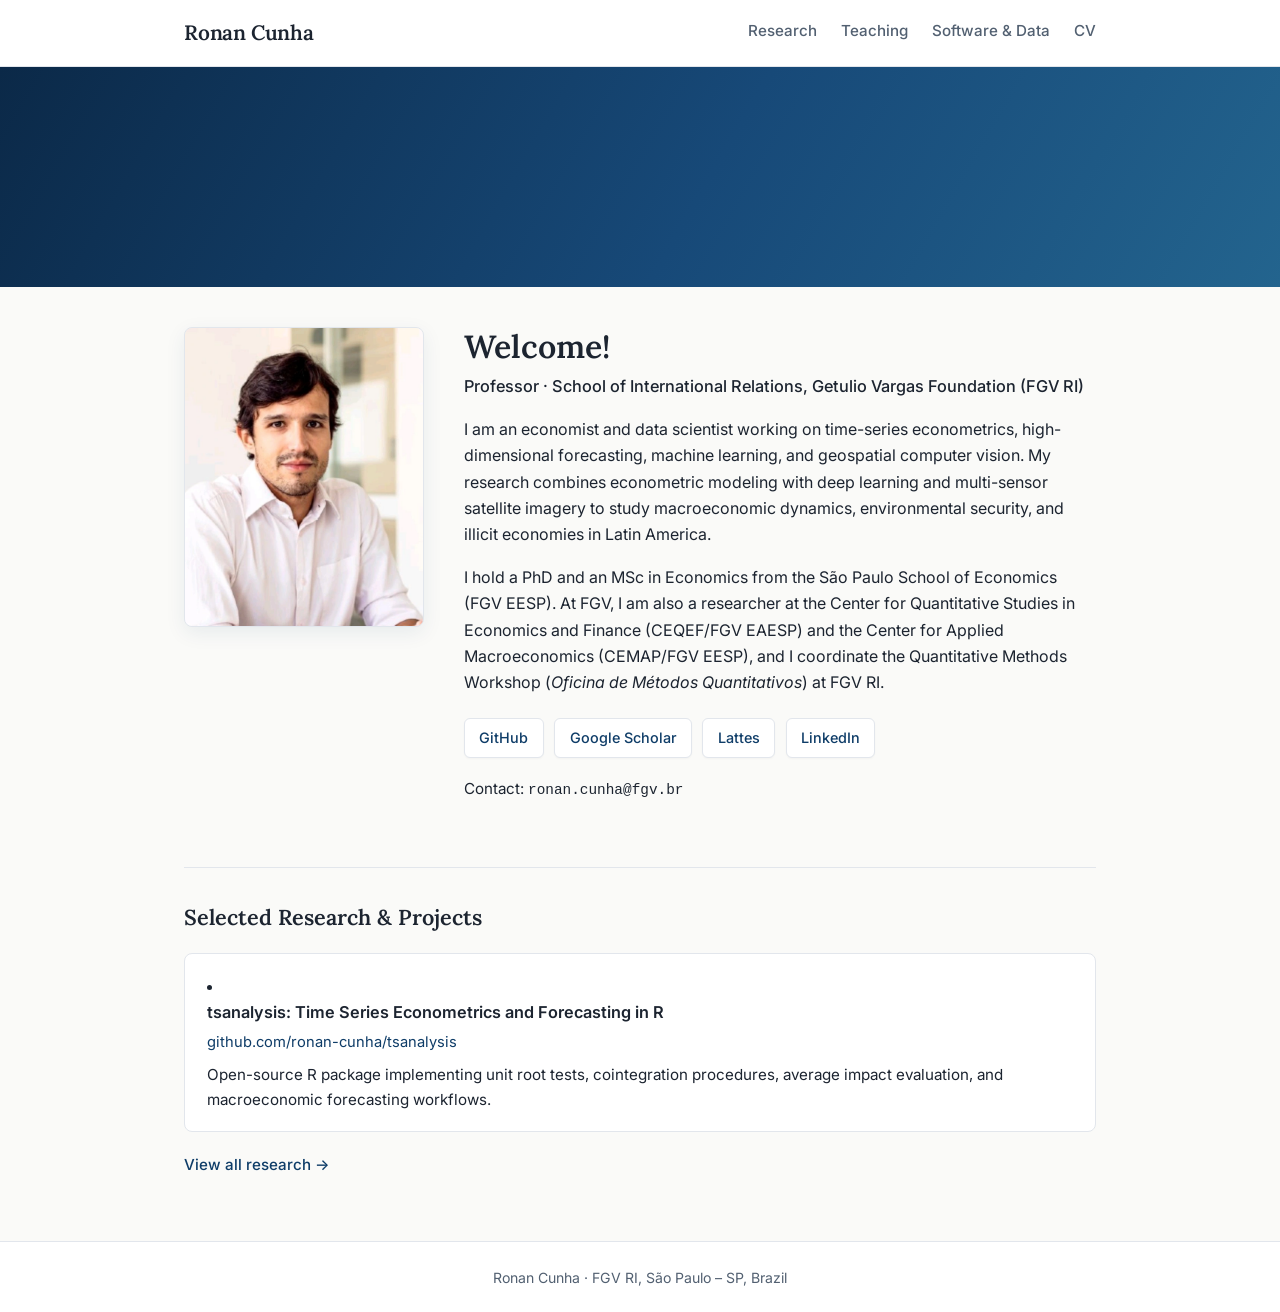
<file: index.html>
<!DOCTYPE html>
<html lang="en">
<head>
  <meta charset="UTF-8">
  <meta name="viewport" content="width=device-width, initial-scale=1.0">
  <title>Ronan Cunha &middot; FGV RI</title>
  <meta name="description" content="Ronan Cunha — Professor at the School of International Relations, Getulio Vargas Foundation (FGV RI). Research in econometrics, machine learning, remote sensing, and macroeconomic forecasting.">
  <link rel="preconnect" href="https://fonts.googleapis.com">
  <link rel="preconnect" href="https://fonts.gstatic.com" crossorigin>
  <link href="https://fonts.googleapis.com/css2?family=Inter:wght@400;500;600&family=Lora:ital,wght@0,500;0,600;1,400&display=swap" rel="stylesheet">
  <link rel="stylesheet" href="styles.css">
</head>
<body>
  <header class="site-header">
    <div class="header-inner">
      <a class="site-title" href="index.html">Ronan Cunha</a>
      <nav class="site-nav" aria-label="Main">
      <a href="research.html">Research</a>
      <a href="teaching.html">Teaching</a>
      <a href="software.html">Software &amp; Data</a>
      <a href="cv.html">CV</a>
      </nav>
    </div>
  </header>

  <div class="hero-banner" role="img" aria-label="Satellite imagery and quantitative modeling banner">
    <!-- Optional: add images/banner.jpg and uncomment the line below -->
    <!-- <img src="images/banner.jpg" alt="Remote sensing and quantitative research banner"> -->
  </div>

  <main class="container">
    <div class="profile-grid">
      <figure class="portrait-card">
        <div class="portrait-frame">
          <img src="images/foto_teste.png" alt="Ronan Cunha" onerror="this.style.display='none'; this.nextElementSibling.style.display='block';">
        </div>
      </figure>

      <div class="bio-content">
        <h1>Welcome!</h1>
        <p class="subtitle">Professor &middot; School of International Relations, Getulio Vargas Foundation (FGV RI)</p>
        <p>I am an economist and data scientist working on time-series econometrics, high-dimensional forecasting, machine learning, and geospatial computer vision. My research combines econometric modeling with deep learning and multi-sensor satellite imagery to study macroeconomic dynamics, environmental security, and illicit economies in Latin America.</p>
        <p>I hold a PhD and an MSc in Economics from the S&atilde;o Paulo School of Economics (FGV EESP). At FGV, I am also a researcher at the Center for Quantitative Studies in Economics and Finance (CEQEF/FGV EAESP) and the Center for Applied Macroeconomics (CEMAP/FGV EESP), and I coordinate the Quantitative Methods Workshop (<em>Oficina de M&eacute;todos Quantitativos</em>) at FGV RI.</p>

        <div class="link-pills">
          <a class="pill-link" href="https://github.com/ronan-cunha" target="_blank" rel="noopener">GitHub</a>
          <a class="pill-link" href="https://scholar.google.com.br/citations?user=1JeIKsgAAAAJ&hl=pt-BR&oi=ao" target="_blank" rel="noopener">Google Scholar</a>
          <a class="pill-link" href="http://lattes.cnpq.br/5840714135131571" target="_blank" rel="noopener">Lattes</a>
          <a class="pill-link" href="https://www.linkedin.com/in/ronancunha/" target="_blank" rel="noopener">LinkedIn</a>
          <!-- a class="pill-link" href="cv.pdf" target="_blank" rel="noopener">CV (PDF)</a-->
        </div>

        <p class="contact-line">Contact: <span>ronan.cunha@fgv.br</span></p>
      </div>
    </div>

    <section class="section-block">
      <h2>Selected Research &amp; Projects</h2>
      <!--
      <ul class="item-list">
        <li class="item-card">
          <span class="item-title">Detecting and Forecasting Clandestine Airstrips in the Amazon Rainforest</span>
          <span class="item-meta">with Eduardo Mello and Juliana Camargo &middot; Work in Progress</span>
          <p class="item-desc">Integrates multi-sensor satellite imagery (Sentinel-1, Sentinel-2, Landsat, PlanetScope), deep learning vision architectures, and municipal socioeconomic indicators to map and forecast illegal aviation infrastructure across the Brazilian Amazon.</p>
        </li>
        <li class="item-card">
          <span class="item-title">Inflation Inertia, Impulse Indicator Saturation, and Price Discovery in Brazilian Consumer Prices</span>
          <span class="item-meta">Work in Progress</span>
          <p class="item-desc">Evaluates structural breaks, outlier-robust half-life estimates, and cointegrated VECM price discovery dynamics between IPCA and IPCA-15 disaggregated subitems.</p>
        </li>
      -->
        <li class="item-card">
          <span class="item-title">tsanalysis: Time Series Econometrics and Forecasting in R</span>
          <span class="item-meta"><a href="https://github.com/ronan-cunha/tsanalysis" target="_blank" rel="noopener">github.com/ronan-cunha/tsanalysis</a></span>
          <p class="item-desc">Open-source R package implementing unit root tests, cointegration procedures, average impact evaluation, and macroeconomic forecasting workflows.</p>
        </li>
      </ul>
      <p class="view-all"><a href="research.html">View all research &rarr;</a></p>
    </section>
  </main>

  <footer class="site-footer">
    Ronan Cunha &middot; FGV RI, S&atilde;o Paulo &ndash; SP, Brazil
  </footer>
</body>
</html>
</file>
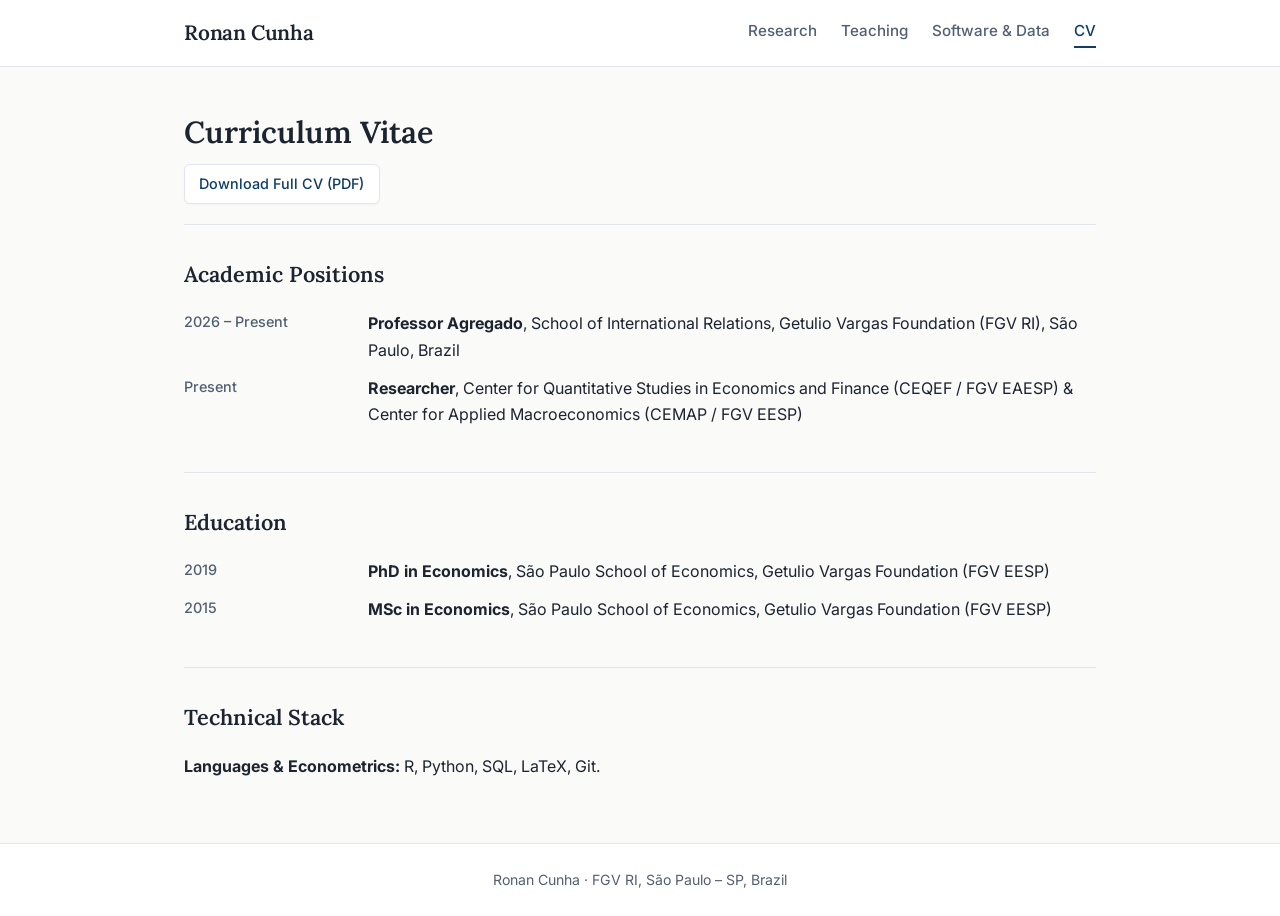
<file: cv.html>
<!DOCTYPE html>
<html lang="en">
<head>
  <meta charset="UTF-8">
  <meta name="viewport" content="width=device-width, initial-scale=1.0">
  <title>CV &middot; Ronan Cunha</title>
  <link rel="preconnect" href="https://fonts.googleapis.com">
  <link rel="preconnect" href="https://fonts.gstatic.com" crossorigin>
  <link href="https://fonts.googleapis.com/css2?family=Inter:wght@400;500;600&family=Lora:ital,wght@0,500;0,600;1,400&display=swap" rel="stylesheet">
  <link rel="stylesheet" href="styles.css">
</head>
<body>
  <header class="site-header">
    <div class="header-inner">
      <a class="site-title" href="index.html">Ronan Cunha</a>
      <nav class="site-nav" aria-label="Main">
      <a href="research.html">Research</a>
      <a href="teaching.html">Teaching</a>
      <a href="software.html">Software &amp; Data</a>
      <a href="cv.html" class="active">CV</a>
      </nav>
    </div>
  </header>

  <main class="container">
    <div class="page-header">
      <h1>Curriculum Vitae</h1>
      <p><a class="pill-link" href="cv.pdf" target="_blank" rel="noopener">Download Full CV (PDF)</a></p>
    </div>

    <section>
      <h2>Academic Positions</h2>
      <div class="cv-grid">
        <div class="cv-year">2026 &ndash; Present</div>
        <div class="cv-detail"><strong>Professor Agregado</strong>, School of International Relations, Getulio Vargas Foundation (FGV RI), S&atilde;o Paulo, Brazil</div>

        <div class="cv-year">Present</div>
        <div class="cv-detail"><strong>Researcher</strong>, Center for Quantitative Studies in Economics and Finance (CEQEF / FGV EAESP) &amp; Center for Applied Macroeconomics (CEMAP / FGV EESP)</div>
      </div>
    </section>

    <section class="section-block">
      <h2>Education</h2>
      <div class="cv-grid">
        <div class="cv-year">2019</div>
        <div class="cv-detail"><strong>PhD in Economics</strong>, S&atilde;o Paulo School of Economics, Getulio Vargas Foundation (FGV EESP)</div>

        <div class="cv-year">2015</div>
        <div class="cv-detail"><strong>MSc in Economics</strong>, S&atilde;o Paulo School of Economics, Getulio Vargas Foundation (FGV EESP)</div>
      </div>
    </section>

    <section class="section-block">
      <h2>Technical Stack</h2>
      <p><strong>Languages &amp; Econometrics:</strong> R, Python, SQL, LaTeX, Git.</p>
    </section>
  </main>

  <footer class="site-footer">
    Ronan Cunha &middot; FGV RI, S&atilde;o Paulo &ndash; SP, Brazil
  </footer>
</body>
</html>
</file>
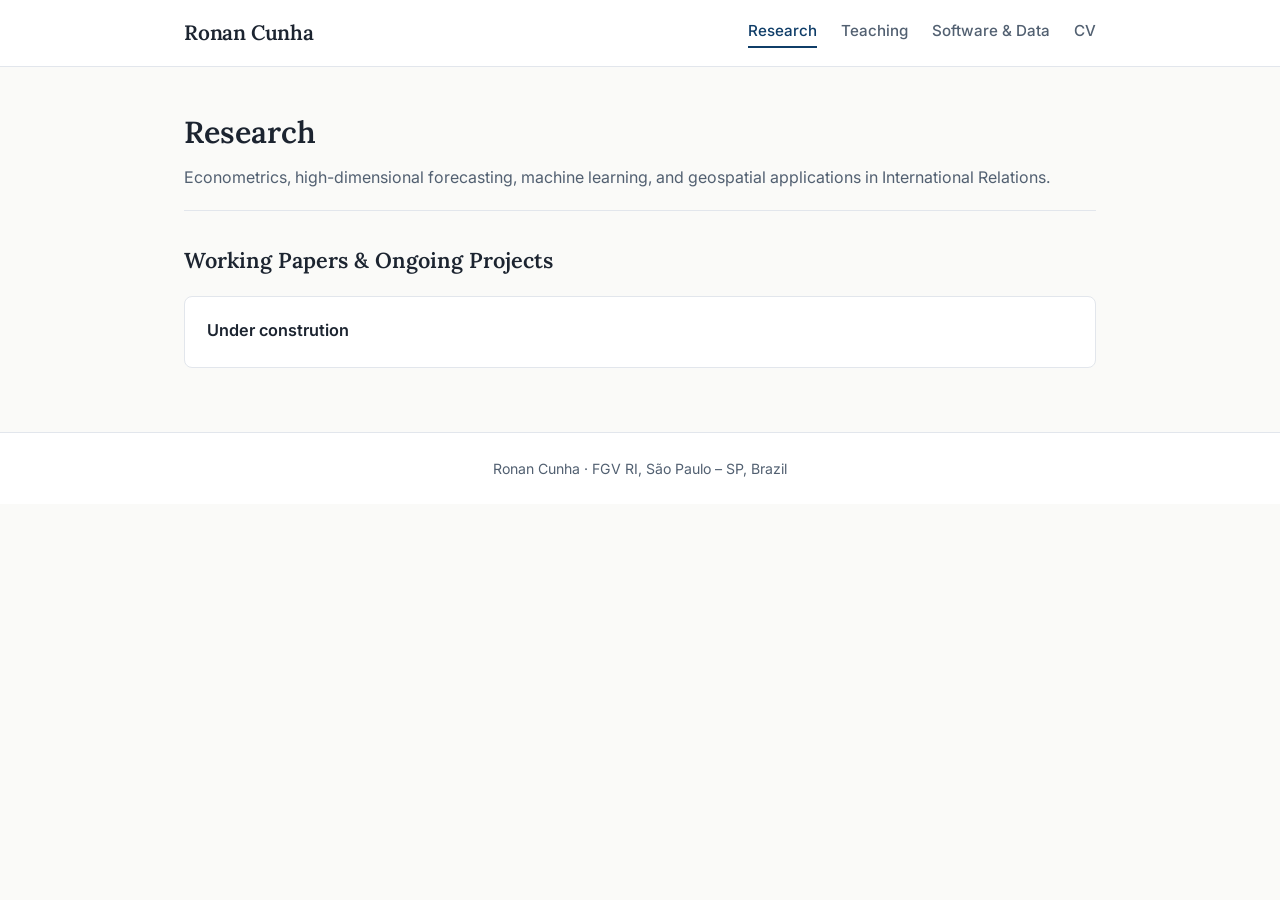
<file: research.html>
<!DOCTYPE html>
<html lang="en">
<head>
  <meta charset="UTF-8">
  <meta name="viewport" content="width=device-width, initial-scale=1.0">
  <title>Research &middot; Ronan Cunha</title>
  <link rel="preconnect" href="https://fonts.googleapis.com">
  <link rel="preconnect" href="https://fonts.gstatic.com" crossorigin>
  <link href="https://fonts.googleapis.com/css2?family=Inter:wght@400;500;600&family=Lora:ital,wght@0,500;0,600;1,400&display=swap" rel="stylesheet">
  <link rel="stylesheet" href="styles.css">
</head>
<body>
  <header class="site-header">
    <div class="header-inner">
      <a class="site-title" href="index.html">Ronan Cunha</a>
      <nav class="site-nav" aria-label="Main">
      <a href="research.html" class="active">Research</a>
      <a href="teaching.html">Teaching</a>
      <a href="software.html">Software &amp; Data</a>
      <a href="cv.html">CV</a>
      </nav>
    </div>
  </header>

  <main class="container">
    <div class="page-header">
      <h1>Research</h1>
      <p>Econometrics, high-dimensional forecasting, machine learning, and geospatial applications in International Relations.</p>
    </div>

    <section>
      <h2>Working Papers &amp; Ongoing Projects</h2>
      <ul class="item-list">
        <li class="item-card">
          <span class="item-title">Under constrution </span>
        </li>
      </ul>
    </section>
  </main>

  <footer class="site-footer">
    Ronan Cunha &middot; FGV RI, S&atilde;o Paulo &ndash; SP, Brazil
  </footer>
</body>
</html>
</file>
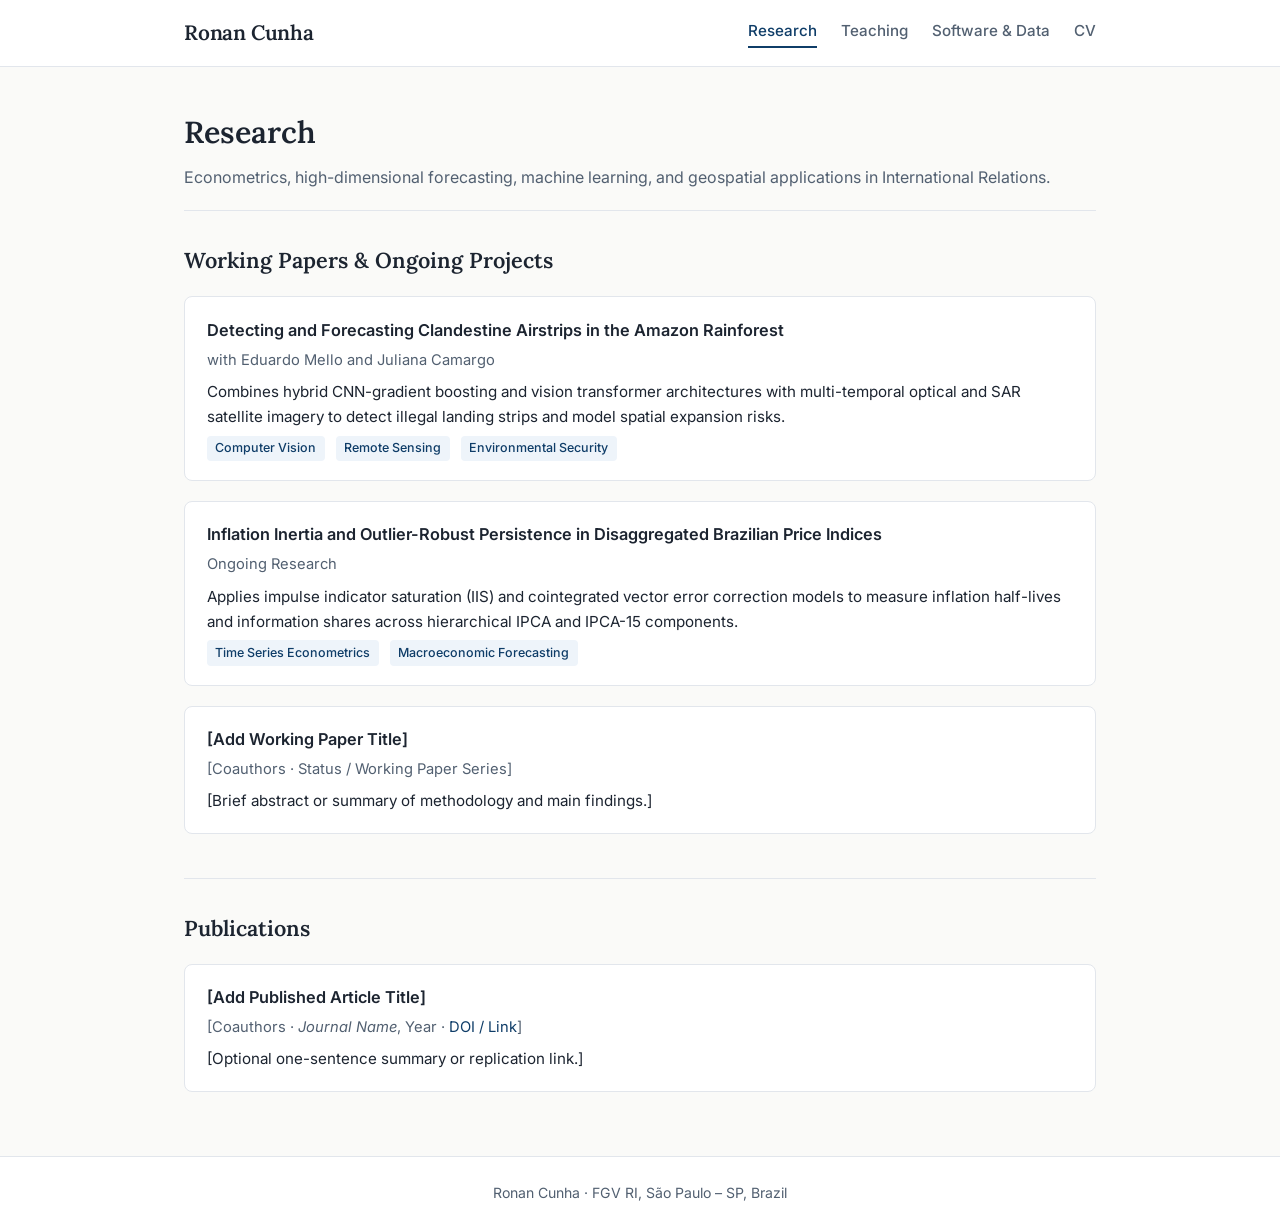
<file: research_info.html>
<!DOCTYPE html>
<html lang="en">
<head>
  <meta charset="UTF-8">
  <meta name="viewport" content="width=device-width, initial-scale=1.0">
  <title>Research &middot; Ronan Cunha</title>
  <link rel="preconnect" href="https://fonts.googleapis.com">
  <link rel="preconnect" href="https://fonts.gstatic.com" crossorigin>
  <link href="https://fonts.googleapis.com/css2?family=Inter:wght@400;500;600&family=Lora:ital,wght@0,500;0,600;1,400&display=swap" rel="stylesheet">
  <link rel="stylesheet" href="styles.css">
</head>
<body>
  <header class="site-header">
    <div class="header-inner">
      <a class="site-title" href="index.html">Ronan Cunha</a>
      <nav class="site-nav" aria-label="Main">
      <a href="research.html" class="active">Research</a>
      <a href="teaching.html">Teaching</a>
      <a href="software.html">Software &amp; Data</a>
      <a href="cv.html">CV</a>
      </nav>
    </div>
  </header>

  <main class="container">
    <div class="page-header">
      <h1>Research</h1>
      <p>Econometrics, high-dimensional forecasting, machine learning, and geospatial applications in International Relations.</p>
    </div>

    <section>
      <h2>Working Papers &amp; Ongoing Projects</h2>
      <ul class="item-list">
        <li class="item-card">
          <span class="item-title">Detecting and Forecasting Clandestine Airstrips in the Amazon Rainforest</span>
          <span class="item-meta">with Eduardo Mello and Juliana Camargo</span>
          <p class="item-desc">Combines hybrid CNN-gradient boosting and vision transformer architectures with multi-temporal optical and SAR satellite imagery to detect illegal landing strips and model spatial expansion risks.</p>
          <div>
            <span class="tag">Computer Vision</span>
            <span class="tag">Remote Sensing</span>
            <span class="tag">Environmental Security</span>
          </div>
        </li>
        <li class="item-card">
          <span class="item-title">Inflation Inertia and Outlier-Robust Persistence in Disaggregated Brazilian Price Indices</span>
          <span class="item-meta">Ongoing Research</span>
          <p class="item-desc">Applies impulse indicator saturation (IIS) and cointegrated vector error correction models to measure inflation half-lives and information shares across hierarchical IPCA and IPCA-15 components.</p>
          <div>
            <span class="tag">Time Series Econometrics</span>
            <span class="tag">Macroeconomic Forecasting</span>
          </div>
        </li>
        <li class="item-card">
          <span class="item-title">[Add Working Paper Title]</span>
          <span class="item-meta">[Coauthors &middot; Status / Working Paper Series]</span>
          <p class="item-desc">[Brief abstract or summary of methodology and main findings.]</p>
        </li>
      </ul>
    </section>

    <section class="section-block">
      <h2>Publications</h2>
      <ul class="item-list">
        <li class="item-card">
          <span class="item-title">[Add Published Article Title]</span>
          <span class="item-meta">[Coauthors &middot; <em>Journal Name</em>, Year &middot; <a href="#">DOI / Link</a>]</span>
          <p class="item-desc">[Optional one-sentence summary or replication link.]</p>
        </li>
      </ul>
    </section>
  </main>

  <footer class="site-footer">
    Ronan Cunha &middot; FGV RI, S&atilde;o Paulo &ndash; SP, Brazil
  </footer>
</body>
</html>
</file>
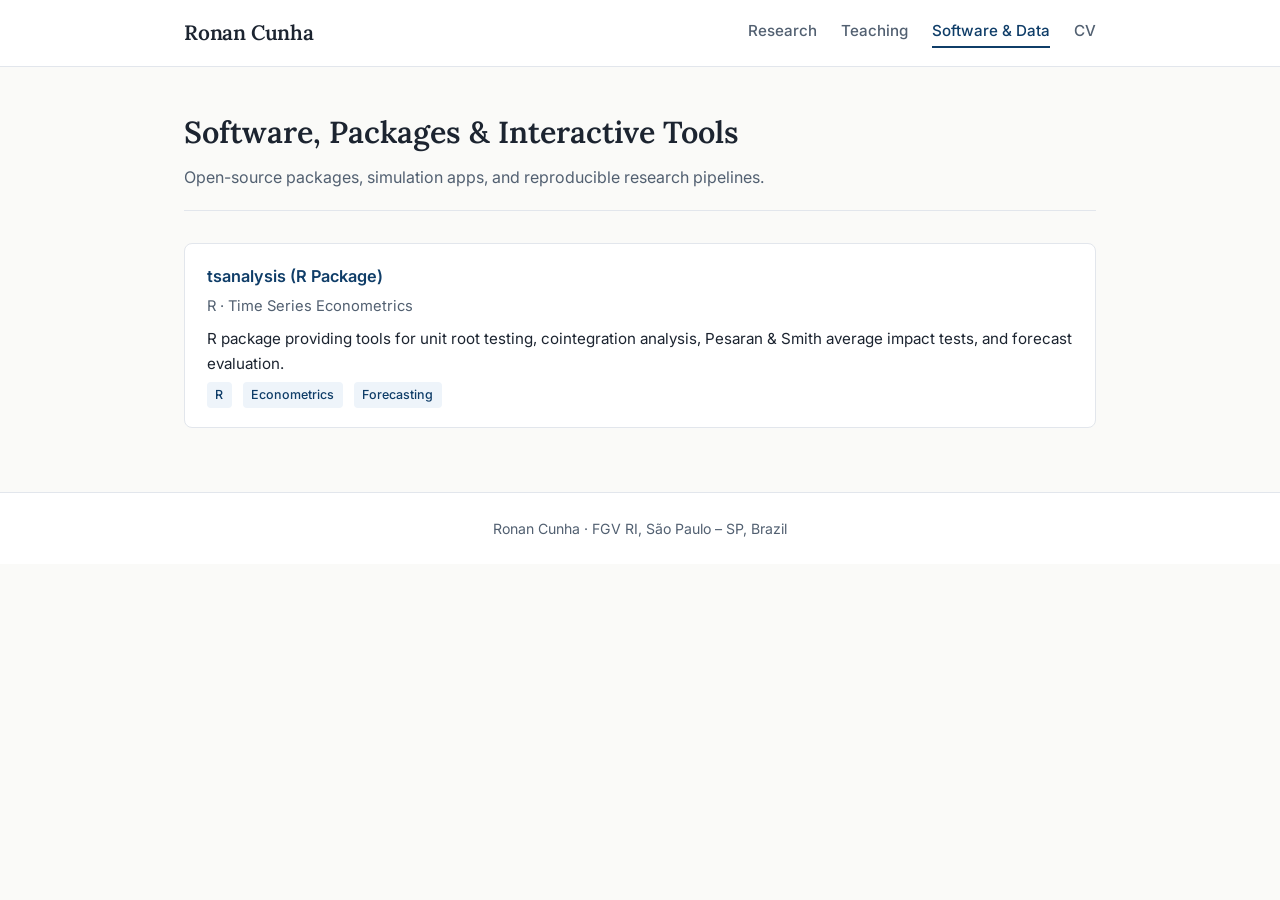
<file: software.html>
<!DOCTYPE html>
<html lang="en">
<head>
  <meta charset="UTF-8">
  <meta name="viewport" content="width=device-width, initial-scale=1.0">
  <title>Software &amp; Data &middot; Ronan Cunha</title>
  <link rel="preconnect" href="https://fonts.googleapis.com">
  <link rel="preconnect" href="https://fonts.gstatic.com" crossorigin>
  <link href="https://fonts.googleapis.com/css2?family=Inter:wght@400;500;600&family=Lora:ital,wght@0,500;0,600;1,400&display=swap" rel="stylesheet">
  <link rel="stylesheet" href="styles.css">
</head>
<body>
  <header class="site-header">
    <div class="header-inner">
      <a class="site-title" href="index.html">Ronan Cunha</a>
      <nav class="site-nav" aria-label="Main">
      <a href="research.html">Research</a>
      <a href="teaching.html">Teaching</a>
      <a href="software.html" class="active">Software &amp; Data</a>
      <a href="cv.html">CV</a>
      </nav>
    </div>
  </header>

  <main class="container">
    <div class="page-header">
      <h1>Software, Packages &amp; Interactive Tools</h1>
      <p>Open-source packages, simulation apps, and reproducible research pipelines.</p>
    </div>

    <ul class="item-list">
      <li class="item-card">
        <span class="item-title"><a href="https://github.com/ronan-cunha/tsanalysis" target="_blank" rel="noopener">tsanalysis (R Package)</a></span>
        <span class="item-meta">R &middot; Time Series Econometrics</span>
        <p class="item-desc">R package providing tools for unit root testing, cointegration analysis, Pesaran &amp; Smith average impact tests, and forecast evaluation.</p>
        <div>
          <span class="tag">R</span>
          <span class="tag">Econometrics</span>
          <span class="tag">Forecasting</span>
        </div>
      </li>
    </ul>
  </main>

  <footer class="site-footer">
    Ronan Cunha &middot; FGV RI, S&atilde;o Paulo &ndash; SP, Brazil
  </footer>
</body>
</html>
</file>
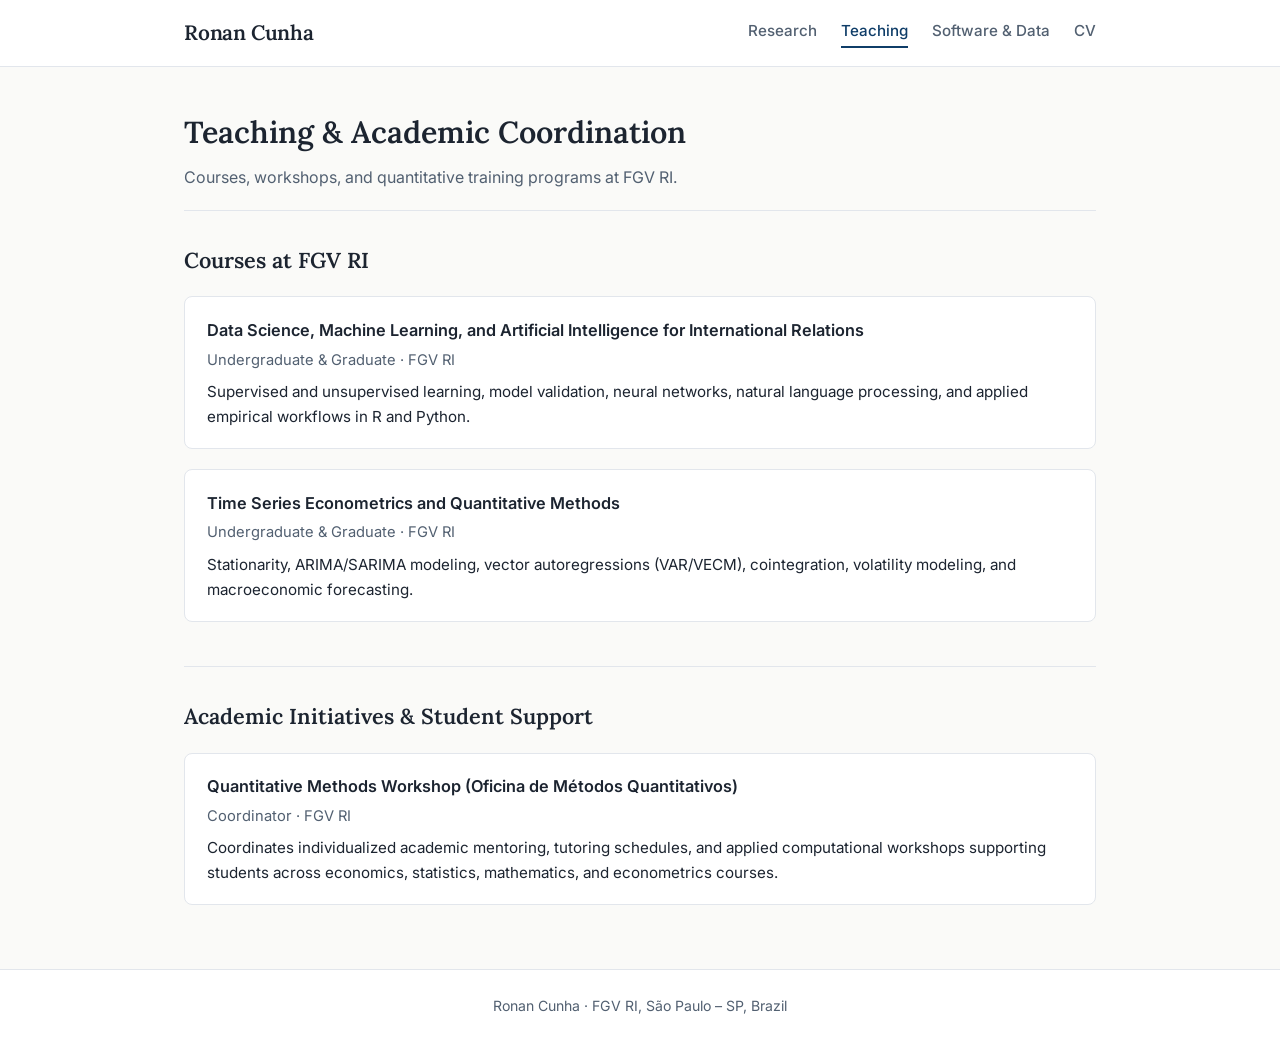
<file: teaching.html>
<!DOCTYPE html>
<html lang="en">
<head>
  <meta charset="UTF-8">
  <meta name="viewport" content="width=device-width, initial-scale=1.0">
  <title>Teaching &middot; Ronan Cunha</title>
  <link rel="preconnect" href="https://fonts.googleapis.com">
  <link rel="preconnect" href="https://fonts.gstatic.com" crossorigin>
  <link href="https://fonts.googleapis.com/css2?family=Inter:wght@400;500;600&family=Lora:ital,wght@0,500;0,600;1,400&display=swap" rel="stylesheet">
  <link rel="stylesheet" href="styles.css">
</head>
<body>
  <header class="site-header">
    <div class="header-inner">
      <a class="site-title" href="index.html">Ronan Cunha</a>
      <nav class="site-nav" aria-label="Main">
      <a href="research.html">Research</a>
      <a href="teaching.html" class="active">Teaching</a>
      <a href="software.html">Software &amp; Data</a>
      <a href="cv.html">CV</a>
      </nav>
    </div>
  </header>

  <main class="container">
    <div class="page-header">
      <h1>Teaching &amp; Academic Coordination</h1>
      <p>Courses, workshops, and quantitative training programs at FGV RI.</p>
    </div>

    <section>
      <h2>Courses at FGV RI</h2>
      <ul class="item-list">
        <li class="item-card">
          <span class="item-title">Data Science, Machine Learning, and Artificial Intelligence for International Relations</span>
          <span class="item-meta">Undergraduate &amp; Graduate &middot; FGV RI</span>
          <p class="item-desc">Supervised and unsupervised learning, model validation, neural networks, natural language processing, and applied empirical workflows in R and Python.</p>
        </li>
        <li class="item-card">
          <span class="item-title">Time Series Econometrics and Quantitative Methods</span>
          <span class="item-meta">Undergraduate &amp; Graduate &middot; FGV RI</span>
          <p class="item-desc">Stationarity, ARIMA/SARIMA modeling, vector autoregressions (VAR/VECM), cointegration, volatility modeling, and macroeconomic forecasting.</p>
        </li>
      </ul>
    </section>

    <section class="section-block">
      <h2>Academic Initiatives &amp; Student Support</h2>
      <ul class="item-list">
        <li class="item-card">
          <span class="item-title">Quantitative Methods Workshop (Oficina de M&eacute;todos Quantitativos)</span>
          <span class="item-meta">Coordinator &middot; FGV RI</span>
          <p class="item-desc">Coordinates individualized academic mentoring, tutoring schedules, and applied computational workshops supporting students across economics, statistics, mathematics, and econometrics courses.</p>
        </li>
      </ul>
    </section>
  </main>

  <footer class="site-footer">
    Ronan Cunha &middot; FGV RI, S&atilde;o Paulo &ndash; SP, Brazil
  </footer>
</body>
</html>
</file>
<file: styles.css>
:root {
  --bg: #fafaf8;
  --surface: #ffffff;
  --text: #1c2430;
  --muted: #526071;
  --accent: #0f3d68;
  --accent-hover: #1b5a96;
  --accent-soft: #eef4fa;
  --border: #e2e6ec;
  --max-width: 960px;
  --radius: 8px;
}

* {
  box-sizing: border-box;
  margin: 0;
  padding: 0;
}

html {
  scroll-behavior: smooth;
}

body {
  font-family: 'Inter', -apple-system, BlinkMacSystemFont, 'Segoe UI', Roboto, sans-serif;
  background-color: var(--bg);
  color: var(--text);
  line-height: 1.65;
  font-size: 16px;
  -webkit-font-smoothing: antialiased;
}

a {
  color: var(--accent);
  text-decoration: none;
  transition: color 0.18s ease, border-color 0.18s ease;
}

a:hover {
  color: var(--accent-hover);
  text-decoration: underline;
}

/* Header & Navigation */
.site-header {
  background: var(--surface);
  border-bottom: 1px solid var(--border);
  position: sticky;
  top: 0;
  z-index: 100;
}

.header-inner {
  max-width: var(--max-width);
  margin: 0 auto;
  padding: 1rem 1.5rem;
  display: flex;
  justify-content: space-between;
  align-items: center;
  flex-wrap: wrap;
  gap: 0.75rem;
}

.site-title {
  font-family: 'Lora', Georgia, serif;
  font-size: 1.3rem;
  font-weight: 600;
  color: var(--text);
  letter-spacing: -0.01em;
}

.site-title:hover {
  text-decoration: none;
  color: var(--accent);
}

.site-nav {
  display: flex;
  gap: 1.5rem;
  flex-wrap: wrap;
}

.site-nav a {
  color: var(--muted);
  font-size: 0.95rem;
  font-weight: 500;
  padding-bottom: 0.2rem;
  border-bottom: 2px solid transparent;
}

.site-nav a:hover,
.site-nav a.active {
  color: var(--accent);
  border-bottom-color: var(--accent);
  text-decoration: none;
}

/* Hero Banner */
.hero-banner {
  width: 100%;
  height: 220px;
  overflow: hidden;
  background: linear-gradient(120deg, #0b2948 0%, #174978 55%, #23648e 100%);
  position: relative;
}

.hero-banner img {
  width: 100%;
  height: 100%;
  object-fit: cover;
  object-position: center;
  display: block;
  opacity: 0.88;
}

/* Main Container */
.container {
  max-width: var(--max-width);
  margin: 0 auto;
  padding: 2.5rem 1.5rem 4rem;
}

/* Profile Grid on Home */
.profile-grid {
  display: grid;
  grid-template-columns: 240px 1fr;
  gap: 2.5rem;
  align-items: start;
  margin-bottom: 3rem;
}

.portrait-card {
  margin: 0;
}

.portrait-frame {
  width: 100%;
  aspect-ratio: 4 / 5;
  border-radius: var(--radius);
  overflow: hidden;
  border: 1px solid var(--border);
  background: var(--accent-soft);
  box-shadow: 0 6px 20px rgba(15, 61, 104, 0.08);
  display: flex;
  align-items: center;
  justify-content: center;
}

.portrait-frame img {
  width: 100%;
  height: 100%;
  object-fit: cover;
  display: block;
}

.portrait-placeholder {
  text-align: center;
  padding: 1.5rem;
  color: var(--accent);
  font-size: 0.88rem;
}

.bio-content h1 {
  font-family: 'Lora', Georgia, serif;
  font-size: 2rem;
  font-weight: 600;
  color: var(--text);
  margin-bottom: 0.35rem;
  line-height: 1.25;
}

.subtitle {
  font-size: 1.02rem;
  font-weight: 500;
  color: var(--accent);
  margin-bottom: 1.25rem;
}

.bio-content p {
  margin-bottom: 1rem;
  color: var(--text);
}

/* Academic Links Pills */
.link-pills {
  display: flex;
  flex-wrap: wrap;
  gap: 0.65rem;
  margin: 1.4rem 0 1.1rem;
}

.pill-link {
  display: inline-flex;
  align-items: center;
  gap: 0.35rem;
  padding: 0.45rem 0.9rem;
  background: var(--surface);
  border: 1px solid var(--border);
  border-radius: 6px;
  font-size: 0.9rem;
  font-weight: 500;
  color: var(--accent);
  box-shadow: 0 1px 2px rgba(0, 0, 0, 0.03);
}

.pill-link:hover {
  background: var(--accent);
  color: #ffffff;
  border-color: var(--accent);
  text-decoration: none;
}

.contact-line {
  font-size: 0.95rem;
  color: var(--muted);
}

.contact-line span {
  font-family: 'JetBrains Mono', ui-monospace, SFMono-Regular, Menlo, monospace;
  color: var(--text);
  font-size: 0.9rem;
}

/* Sections & Lists */
.section-block {
  margin-top: 2.75rem;
  padding-top: 2rem;
  border-top: 1px solid var(--border);
}

.page-header {
  margin-bottom: 2rem;
  padding-bottom: 1.25rem;
  border-bottom: 1px solid var(--border);
}

.page-header h1 {
  font-family: 'Lora', Georgia, serif;
  font-size: 1.9rem;
  font-weight: 600;
  margin-bottom: 0.4rem;
}

.page-header p {
  color: var(--muted);
  font-size: 1rem;
}

h2 {
  font-family: 'Lora', Georgia, serif;
  font-size: 1.35rem;
  font-weight: 600;
  color: var(--text);
  margin-bottom: 1.1rem;
}

h3 {
  font-size: 1.05rem;
  font-weight: 600;
  color: var(--text);
  margin-bottom: 0.25rem;
}

.item-list {
  list-style: none;
  display: flex;
  flex-direction: column;
  gap: 1.25rem;
}

.item-card {
  background: var(--surface);
  border: 1px solid var(--border);
  border-radius: var(--radius);
  padding: 1.2rem 1.35rem;
}

.item-title {
  font-weight: 600;
  font-size: 1.02rem;
  color: var(--text);
  display: block;
  margin-bottom: 0.25rem;
}

.item-meta {
  font-size: 0.92rem;
  color: var(--muted);
  display: block;
  margin-bottom: 0.45rem;
}

.item-desc {
  font-size: 0.95rem;
  color: var(--text);
}

.tag {
  display: inline-block;
  font-size: 0.78rem;
  font-weight: 500;
  padding: 0.15rem 0.55rem;
  border-radius: 4px;
  background: var(--accent-soft);
  color: var(--accent);
  margin-right: 0.4rem;
  margin-top: 0.4rem;
}

.view-all {
  margin-top: 1.25rem;
  font-weight: 500;
  font-size: 0.95rem;
}

/* CV Grid */
.cv-grid {
  display: grid;
  grid-template-columns: 160px 1fr;
  gap: 0.75rem 1.5rem;
  margin-bottom: 1.5rem;
}

.cv-year {
  font-size: 0.9rem;
  font-weight: 500;
  color: var(--muted);
}

.cv-detail strong {
  color: var(--text);
}

/* Footer */
.site-footer {
  border-top: 1px solid var(--border);
  background: var(--surface);
  padding: 1.5rem;
  text-align: center;
  font-size: 0.88rem;
  color: var(--muted);
}

/* Responsive */
@media (max-width: 720px) {
  .profile-grid {
    grid-template-columns: 1fr;
    gap: 1.5rem;
  }

  .portrait-frame {
    max-width: 220px;
  }

  .hero-banner {
    height: 160px;
  }

  .cv-grid {
    grid-template-columns: 1fr;
    gap: 0.2rem;
  }
}
</file>
